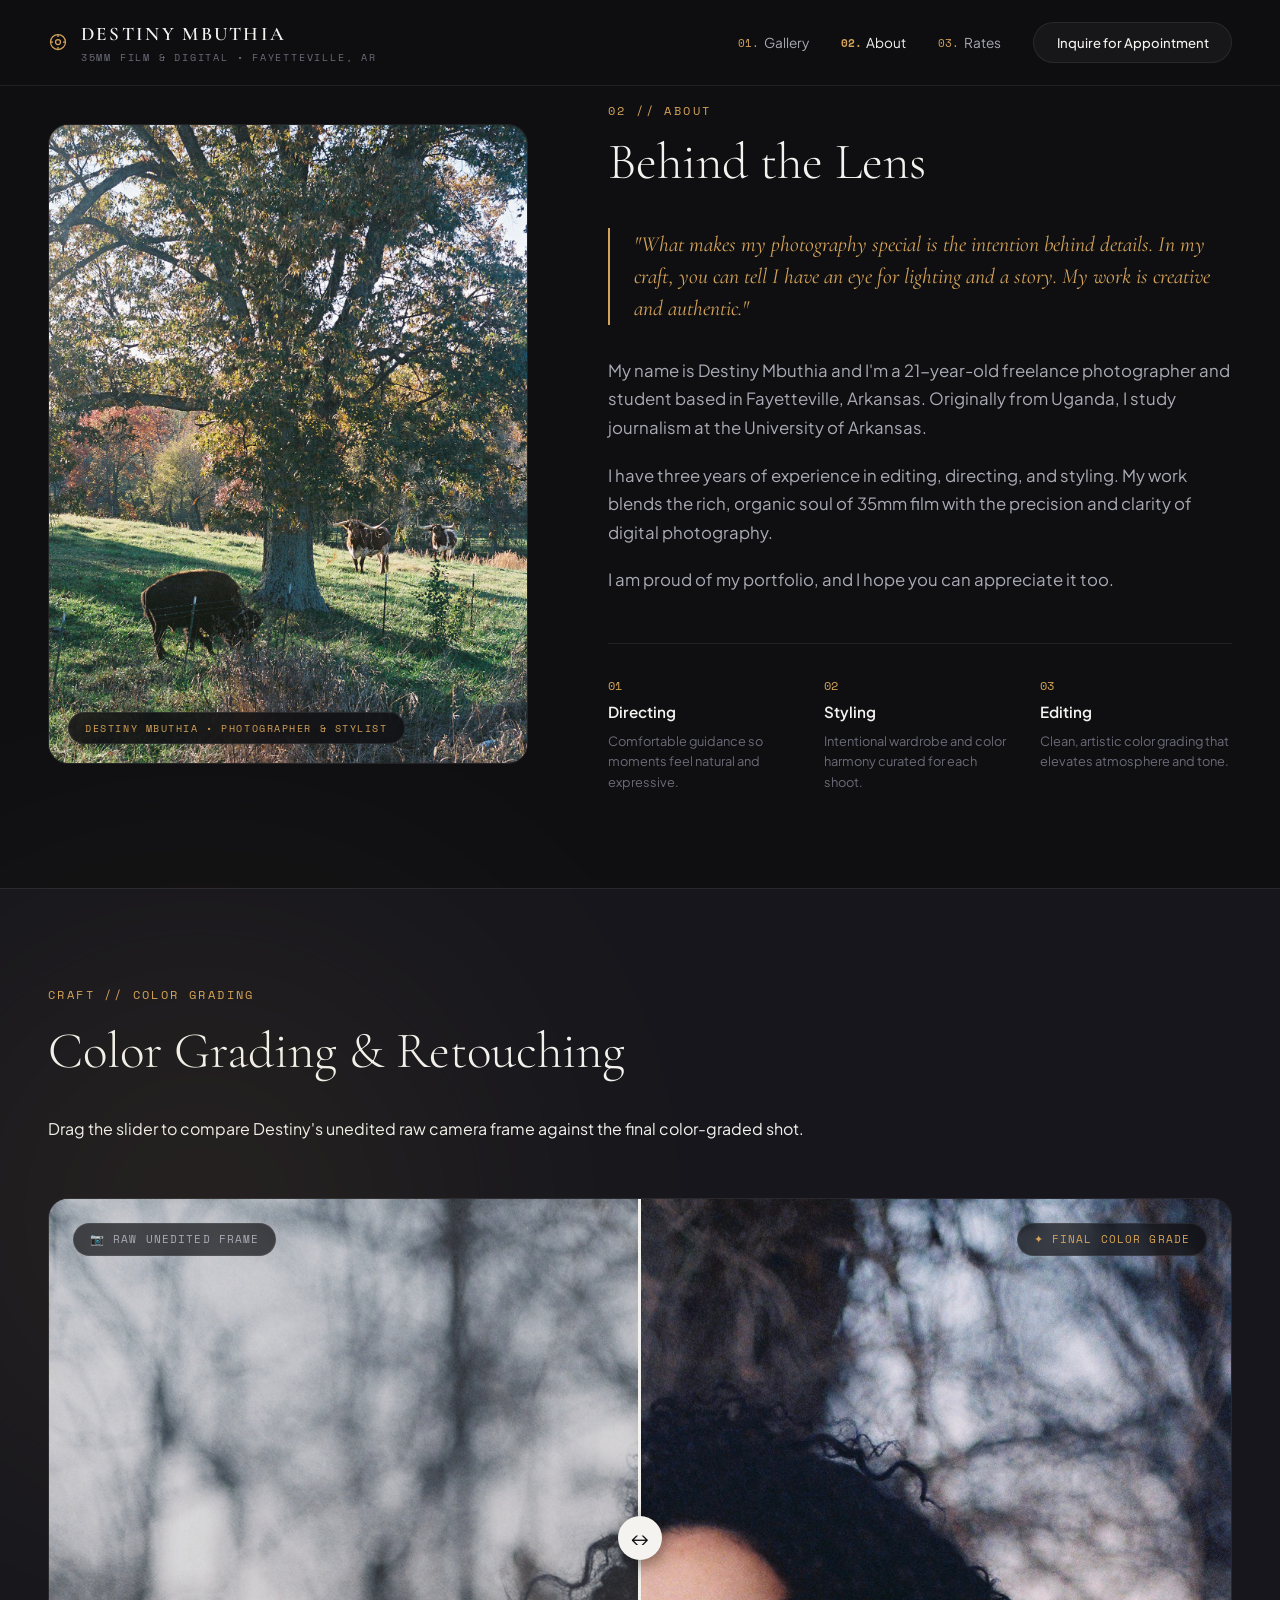
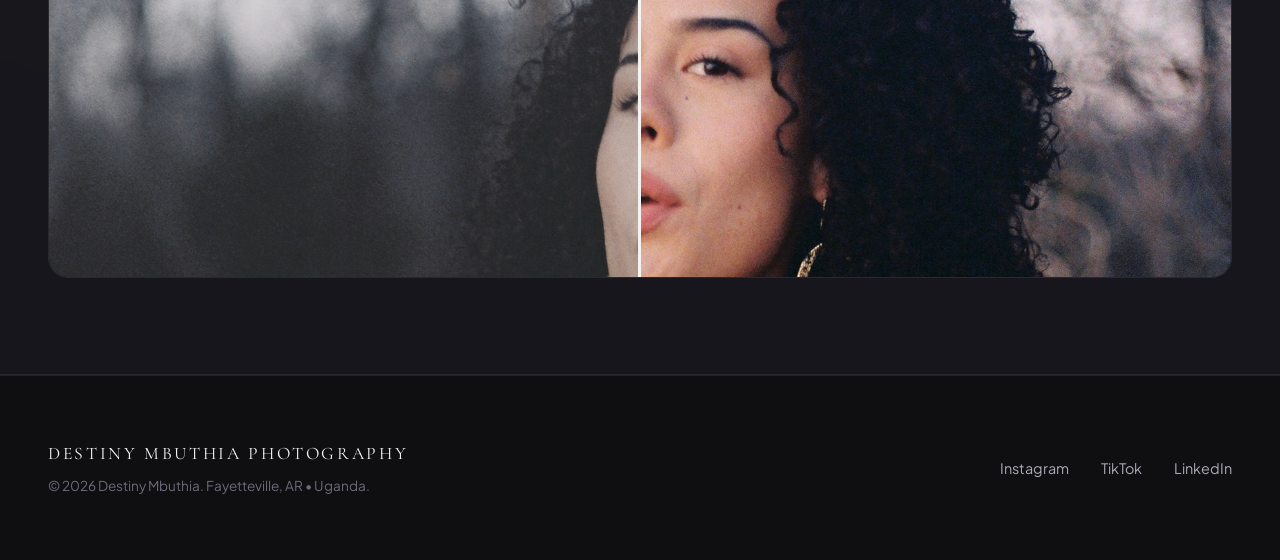
<file: about.html>
<!DOCTYPE html>
<html lang="en" data-theme="dark">
<head>
  <meta charset="UTF-8">
  <meta name="viewport" content="width=device-width, initial-scale=1.0">
  <title>About Destiny Mbuthia — Photographer, Director & Stylist</title>
  <meta name="description" content="Learn about Destiny Mbuthia, a 21-year-old freelance photographer and University of Arkansas journalism student based in Fayetteville, AR, originally from Uganda.">
  
  <link rel="canonical" href="https://destinymbuthia.com/about">
  <meta property="og:title" content="About Destiny Mbuthia — Photographer & Stylist">
  <meta property="og:description" content="Storytelling, creative direction, and intentional lighting across film and digital photography.">

  <!-- Fonts -->
  <link rel="preconnect" href="https://fonts.googleapis.com">
  <link rel="preconnect" href="https://fonts.gstatic.com" crossorigin>
  <link href="https://fonts.googleapis.com/css2?family=Cormorant+Garamond:ital,wght@0,300;0,400;0,600;1,400&family=Plus+Jakarta+Sans:wght@300;400;500;600&family=Space+Mono:ital,wght@0,400;0,700;1,400&display=swap" rel="stylesheet">
  
  <!-- Styles -->
  <link rel="stylesheet" href="style.css">
</head>
<body>

  <div class="light-leak ambient-2"></div>

  <!-- Header / Navigation -->
  <header class="site-header">
    <a href="/" class="brand-logo nav-route">
      <div class="viewfinder-icon">
        <svg width="20" height="20" viewBox="0 0 24 24" fill="none" stroke="currentColor" stroke-width="1.5">
          <circle cx="12" cy="12" r="9"/>
          <path d="M12 3v3M12 18v3M3 12h3M18 12h3"/>
          <circle cx="12" cy="12" r="3"/>
        </svg>
      </div>
      <div class="brand-text">
        <span class="brand-name">DESTINY MBUTHIA</span>
        <span class="brand-sub">35MM FILM & DIGITAL • FAYETTEVILLE, AR</span>
      </div>
    </a>

    <nav class="nav-links">
      <a href="/work" class="nav-link nav-route"><span class="nav-num">01.</span> Gallery</a>
      <a href="/about" class="nav-link nav-route active-nav"><span class="nav-num">02.</span> About</a>
      <a href="/investment" class="nav-link nav-route"><span class="nav-num">03.</span> Rates</a>
      <a href="/contact" class="nav-btn nav-route">Inquire for Appointment</a>
    </nav>
  </header>

  <main id="main-content">

    <!-- About Section with Destiny's Real Photo -->
    <section class="about-section page-section">
      <div class="about-grid">
        <div class="about-image-col">
          <div class="portrait-frame">
            <div class="viewfinder-corners"><span></span><span></span><span></span><span></span></div>
            <img src="assets/destiny_photos/about/shot_1.jpg" alt="Destiny Mbuthia Portrait">
            <div class="frame-tag">DESTINY MBUTHIA • PHOTOGRAPHER & STYLIST</div>
          </div>
        </div>

        <div class="about-text-col">
          <span class="section-num">02 // ABOUT</span>
          <h1 class="about-heading">Behind the Lens</h1>
          
          <blockquote class="about-quote">
            "What makes my photography special is the intention behind details. In my craft, you can tell I have an eye for lighting and a story. My work is creative and authentic."
          </blockquote>

          <div class="about-bio-body">
            <p>My name is Destiny Mbuthia and I'm a 21-year-old freelance photographer and student based in Fayetteville, Arkansas. Originally from Uganda, I study journalism at the University of Arkansas.</p>
            <p>I have three years of experience in editing, directing, and styling. My work blends the rich, organic soul of 35mm film with the precision and clarity of digital photography.</p>
            <p>I am proud of my portfolio, and I hope you can appreciate it too.</p>
          </div>

          <div class="about-pillars">
            <div class="pillar-item">
              <span class="pillar-num">01</span>
              <span class="pillar-title">Directing</span>
              <p class="pillar-text">Comfortable guidance so moments feel natural and expressive.</p>
            </div>
            <div class="pillar-item">
              <span class="pillar-num">02</span>
              <span class="pillar-title">Styling</span>
              <p class="pillar-text">Intentional wardrobe and color harmony curated for each shoot.</p>
            </div>
            <div class="pillar-item">
              <span class="pillar-num">03</span>
              <span class="pillar-title">Editing</span>
              <p class="pillar-text">Clean, artistic color grading that elevates atmosphere and tone.</p>
            </div>
          </div>
        </div>
      </div>
    </section>

    <!-- Before & After Interactive Editing Craft Section -->
    <section class="retouch-section">
      <div class="section-header">
        <div class="header-left">
          <span class="section-num">CRAFT // COLOR GRADING</span>
          <h2 class="section-title">Color Grading & Retouching</h2>
        </div>
        <p class="section-desc">Drag the slider to compare Destiny's unedited raw camera frame against the final color-graded shot.</p>
      </div>

      <div class="ba-slider-container" id="baSlider">
        <div class="ba-image ba-after">
          <img src="assets/destiny_photos/portfolio/Portraits_2.jpg" alt="Final Edit by Destiny Mbuthia">
          <span class="ba-label label-after">✦ Final Color Grade</span>
        </div>
        <div class="ba-image ba-before" id="baBefore">
          <img src="assets/destiny_photos/portfolio/Portraits_2.jpg" style="filter: saturate(0.5) contrast(0.8);" alt="Raw Photo Frame">
          <span class="ba-label label-before">📷 Raw Unedited Frame</span>
        </div>
        <div class="ba-handle" id="baHandle">
          <div class="ba-line"></div>
          <div class="ba-button">↔</div>
        </div>
      </div>
    </section>

  </main>

  <!-- Footer -->
  <footer class="site-footer">
    <div class="footer-content">
      <div class="footer-brand">
        <span class="footer-logo">DESTINY MBUTHIA PHOTOGRAPHY</span>
        <p>© 2026 Destiny Mbuthia. Fayetteville, AR • Uganda.</p>
      </div>
      <div class="footer-socials">
        <a href="https://www.instagram.com/des.narratives/" target="_blank" rel="noopener">Instagram</a>
        <a href="https://www.tiktok.com/@desmbuthia" target="_blank" rel="noopener">TikTok</a>
        <a href="https://www.linkedin.com/in/destinymbuthia/" target="_blank" rel="noopener">LinkedIn</a>
      </div>
    </div>
  </footer>

  <script src="app.js"></script>
</body>
</html>
</file>
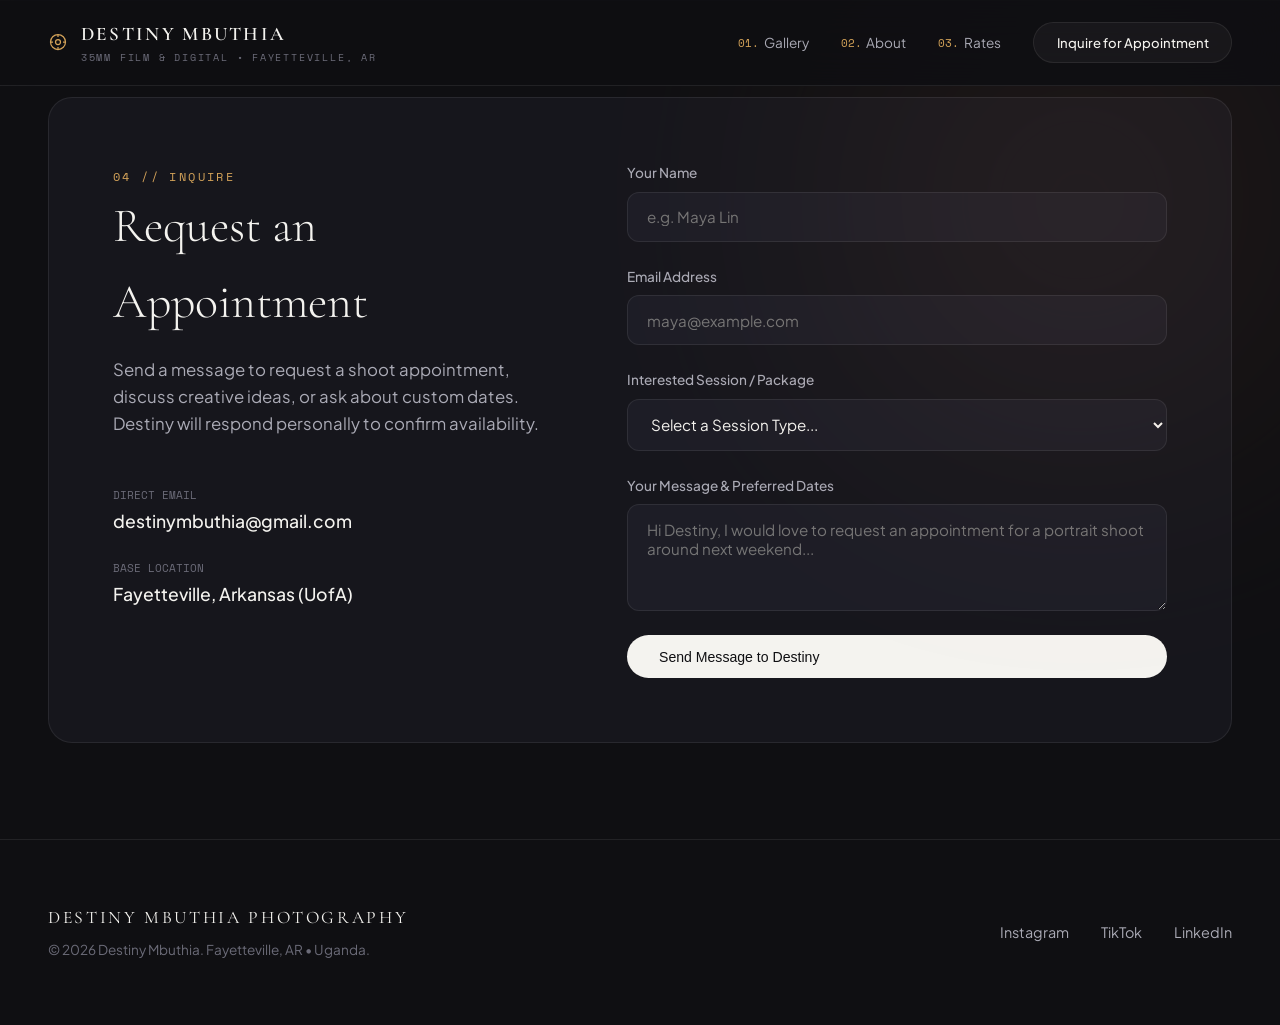
<file: contact.html>
<!DOCTYPE html>
<html lang="en" data-theme="dark">
<head>
  <meta charset="UTF-8">
  <meta name="viewport" content="width=device-width, initial-scale=1.0">
  <title>Inquire for Appointment — Destiny Mbuthia Photography</title>
  <meta name="description" content="Send a message to Destiny Mbuthia to request a photoshoot appointment, portrait session, or editorial collaboration in Fayetteville, Arkansas.">
  
  <link rel="canonical" href="https://destinymbuthia.com/contact">
  <meta property="og:title" content="Inquire for Appointment — Destiny Mbuthia">
  <meta property="og:description" content="Get in touch with Destiny Mbuthia for film and digital photography inquiries.">

  <!-- Fonts -->
  <link rel="preconnect" href="https://fonts.googleapis.com">
  <link rel="preconnect" href="https://fonts.gstatic.com" crossorigin>
  <link href="https://fonts.googleapis.com/css2?family=Cormorant+Garamond:ital,wght@0,300;0,400;0,600;1,400&family=Plus+Jakarta+Sans:wght@300;400;500;600&family=Space+Mono:ital,wght@0,400;0,700;1,400&display=swap" rel="stylesheet">
  
  <!-- Styles -->
  <link rel="stylesheet" href="style.css">
</head>
<body>

  <div class="light-leak ambient-1"></div>

  <!-- Header / Navigation -->
  <header class="site-header">
    <a href="/" class="brand-logo nav-route">
      <div class="viewfinder-icon">
        <svg width="20" height="20" viewBox="0 0 24 24" fill="none" stroke="currentColor" stroke-width="1.5">
          <circle cx="12" cy="12" r="9"/>
          <path d="M12 3v3M12 18v3M3 12h3M18 12h3"/>
          <circle cx="12" cy="12" r="3"/>
        </svg>
      </div>
      <div class="brand-text">
        <span class="brand-name">DESTINY MBUTHIA</span>
        <span class="brand-sub">35MM FILM & DIGITAL • FAYETTEVILLE, AR</span>
      </div>
    </a>

    <nav class="nav-links">
      <a href="/work" class="nav-link nav-route"><span class="nav-num">01.</span> Gallery</a>
      <a href="/about" class="nav-link nav-route"><span class="nav-num">02.</span> About</a>
      <a href="/investment" class="nav-link nav-route"><span class="nav-num">03.</span> Rates</a>
      <a href="/contact" class="nav-btn nav-route active-nav">Inquire for Appointment</a>
    </nav>
  </header>

  <main id="main-content">

    <!-- Message / Appointment Inquiry Section -->
    <section class="contact-section page-section">
      <div class="contact-card-wrapper">
        <div class="contact-info">
          <span class="section-num">04 // INQUIRE</span>
          <h1 class="contact-title">Request an Appointment</h1>
          <p class="contact-sub">Send a message to request a shoot appointment, discuss creative ideas, or ask about custom dates. Destiny will respond personally to confirm availability.</p>
          
          <div class="direct-contact">
            <div class="info-row">
              <span class="info-label">Direct Email</span>
              <a href="mailto:destinymbuthia@gmail.com" class="info-value">destinymbuthia@gmail.com</a>
            </div>
            <div class="info-row">
              <span class="info-label">Base Location</span>
              <span class="info-value">Fayetteville, Arkansas (UofA)</span>
            </div>
          </div>
        </div>

        <form class="booking-form" id="bookingForm">
          <div class="form-group">
            <label for="clientName">Your Name</label>
            <input type="text" id="clientName" placeholder="e.g. Maya Lin" required>
          </div>

          <div class="form-group">
            <label for="clientEmail">Email Address</label>
            <input type="email" id="clientEmail" placeholder="maya@example.com" required>
          </div>

          <div class="form-group">
            <label for="selectedPackage">Interested Session / Package</label>
            <select id="selectedPackage" required>
              <option value="">Select a Session Type...</option>
              <option value="Digital Mini Session ($30)">Digital Mini Session ($30)</option>
              <option value="Digital Standard Session ($75)">Digital Standard Session ($75)</option>
              <option value="Digital Deluxe Session ($150)">Digital Deluxe Session ($150)</option>
              <option value="Film Mini Session ($50)">Film Mini Session ($50)</option>
              <option value="Film Standard Session ($110)">Film Standard Session ($110)</option>
              <option value="Film Deluxe Session ($220)">Film Deluxe Session ($220)</option>
              <option value="Film & Digital Combo Session ($185)">Film & Digital Combo Session ($185)</option>
              <option value="Custom Project Inquiry">Custom Project Inquiry</option>
            </select>
          </div>

          <div class="form-group">
            <label for="projectDetails">Your Message & Preferred Dates</label>
            <textarea id="projectDetails" rows="4" placeholder="Hi Destiny, I would love to request an appointment for a portrait shoot around next weekend..." required></textarea>
          </div>

          <button type="submit" class="btn btn-primary btn-block">Send Message to Destiny</button>
        </form>
      </div>
    </section>

  </main>

  <!-- Toast Notification -->
  <div class="toast" id="toastNotification">Message Sent! Destiny will reply to your appointment request shortly.</div>

  <!-- Footer -->
  <footer class="site-footer">
    <div class="footer-content">
      <div class="footer-brand">
        <span class="footer-logo">DESTINY MBUTHIA PHOTOGRAPHY</span>
        <p>© 2026 Destiny Mbuthia. Fayetteville, AR • Uganda.</p>
      </div>
      <div class="footer-socials">
        <a href="https://www.instagram.com/des.narratives/" target="_blank" rel="noopener">Instagram</a>
        <a href="https://www.tiktok.com/@desmbuthia" target="_blank" rel="noopener">TikTok</a>
        <a href="https://www.linkedin.com/in/destinymbuthia/" target="_blank" rel="noopener">LinkedIn</a>
      </div>
    </div>
  </footer>

  <script src="app.js"></script>
</body>
</html>
</file>
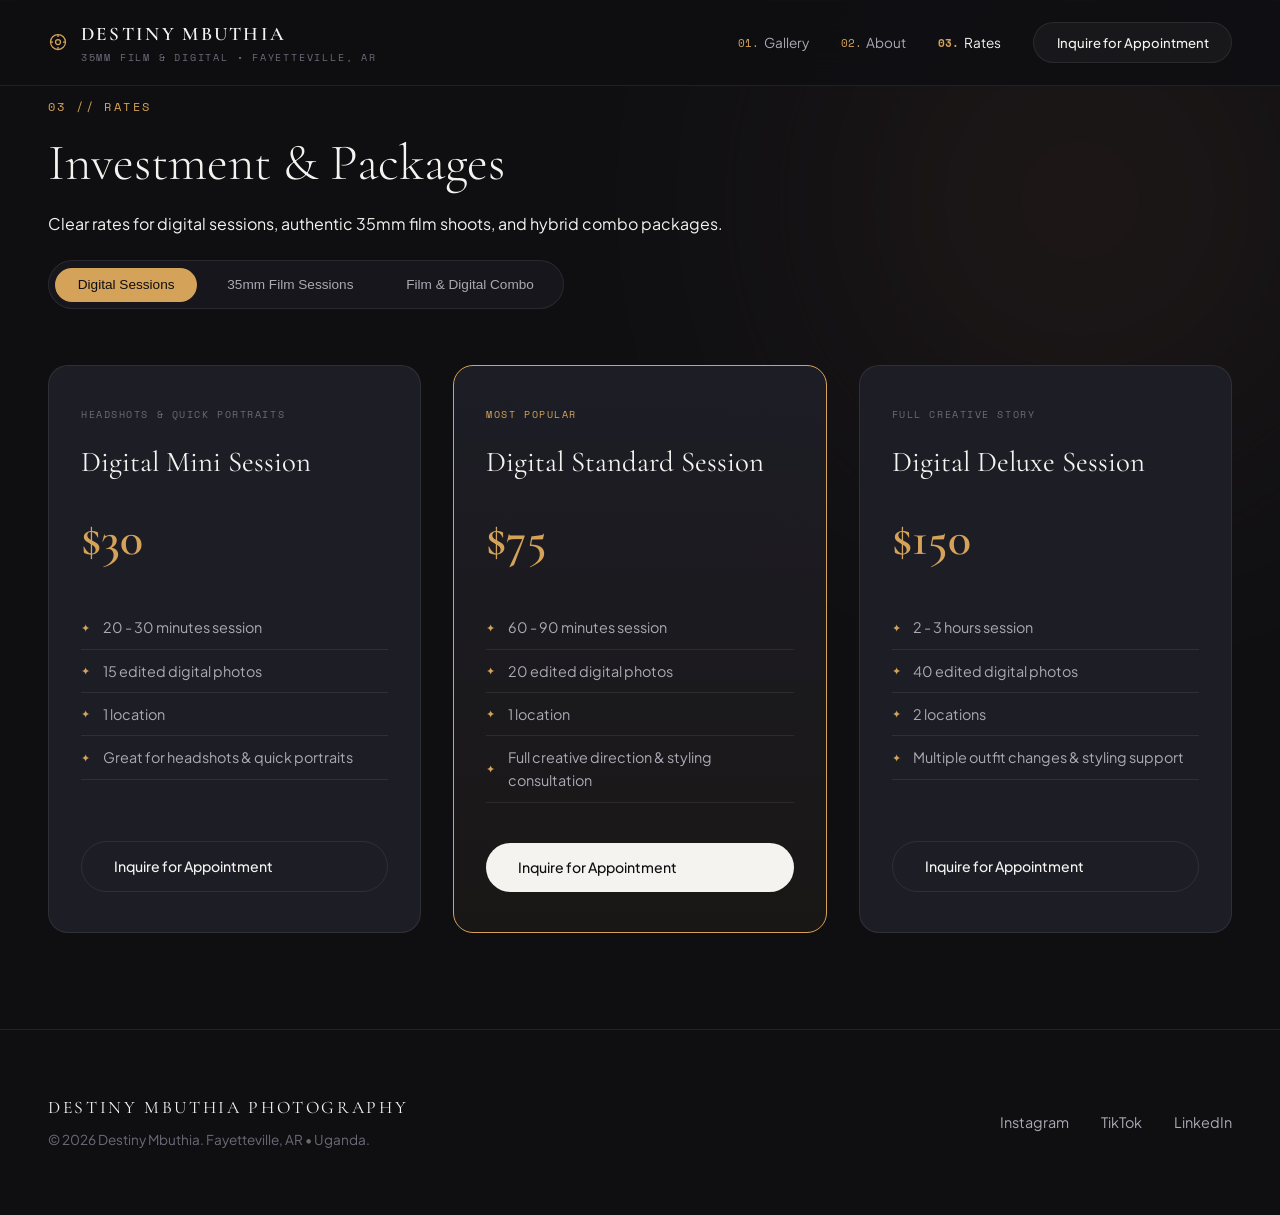
<file: investment.html>
<!DOCTYPE html>
<html lang="en" data-theme="dark">
<head>
  <meta charset="UTF-8">
  <meta name="viewport" content="width=device-width, initial-scale=1.0">
  <title>Rates & Packages — Destiny Mbuthia Photography</title>
  <meta name="description" content="Transparent pricing for 35mm film sessions, digital portrait shoots, and hybrid film & digital sessions by Destiny Mbuthia in Fayetteville, AR.">
  
  <link rel="canonical" href="https://destinymbuthia.com/investment">
  <meta property="og:title" content="Rates & Packages — Destiny Mbuthia Photography">
  <meta property="og:description" content="Film and digital photography package pricing starting at $30.">

  <!-- Fonts -->
  <link rel="preconnect" href="https://fonts.googleapis.com">
  <link rel="preconnect" href="https://fonts.gstatic.com" crossorigin>
  <link href="https://fonts.googleapis.com/css2?family=Cormorant+Garamond:ital,wght@0,300;0,400;0,600;1,400&family=Plus+Jakarta+Sans:wght@300;400;500;600&family=Space+Mono:ital,wght@0,400;0,700;1,400&display=swap" rel="stylesheet">
  
  <!-- Styles -->
  <link rel="stylesheet" href="style.css">
</head>
<body>

  <div class="light-leak ambient-1"></div>

  <!-- Header / Navigation -->
  <header class="site-header">
    <a href="/" class="brand-logo nav-route">
      <div class="viewfinder-icon">
        <svg width="20" height="20" viewBox="0 0 24 24" fill="none" stroke="currentColor" stroke-width="1.5">
          <circle cx="12" cy="12" r="9"/>
          <path d="M12 3v3M12 18v3M3 12h3M18 12h3"/>
          <circle cx="12" cy="12" r="3"/>
        </svg>
      </div>
      <div class="brand-text">
        <span class="brand-name">DESTINY MBUTHIA</span>
        <span class="brand-sub">35MM FILM & DIGITAL • FAYETTEVILLE, AR</span>
      </div>
    </a>

    <nav class="nav-links">
      <a href="/work" class="nav-link nav-route"><span class="nav-num">01.</span> Gallery</a>
      <a href="/about" class="nav-link nav-route"><span class="nav-num">02.</span> About</a>
      <a href="/investment" class="nav-link nav-route active-nav"><span class="nav-num">03.</span> Rates</a>
      <a href="/contact" class="nav-btn nav-route">Inquire for Appointment</a>
    </nav>
  </header>

  <main id="main-content">

    <!-- Pricing / Investment Section -->
    <section class="investment-section page-section">
      <div class="section-header">
        <div class="header-left">
          <span class="section-num">03 // RATES</span>
          <h1 class="section-title">Investment & Packages</h1>
          <p class="section-desc">Clear rates for digital sessions, authentic 35mm film shoots, and hybrid combo packages.</p>
        </div>

        <!-- Switcher Tabs -->
        <div class="pricing-tabs">
          <button class="pricing-tab active" data-target="digital">Digital Sessions</button>
          <button class="pricing-tab" data-target="film">35mm Film Sessions</button>
          <button class="pricing-tab" data-target="combo">Film & Digital Combo</button>
        </div>
      </div>

      <!-- Digital Packages Grid -->
      <div class="pricing-grid active" id="digitalPackages">
        <div class="price-card">
          <span class="card-badge">HEADSHOTS & QUICK PORTRAITS</span>
          <h3 class="package-name">Digital Mini Session</h3>
          <div class="package-price">$30</div>
          <ul class="package-features">
            <li>20 - 30 minutes session</li>
            <li>15 edited digital photos</li>
            <li>1 location</li>
            <li>Great for headshots & quick portraits</li>
          </ul>
          <a href="/contact" class="btn btn-outline nav-route book-trigger" data-package="Digital Mini Session ($30)">Inquire for Appointment</a>
        </div>

        <div class="price-card featured">
          <span class="card-badge highlight">MOST POPULAR</span>
          <h3 class="package-name">Digital Standard Session</h3>
          <div class="package-price">$75</div>
          <ul class="package-features">
            <li>60 - 90 minutes session</li>
            <li>20 edited digital photos</li>
            <li>1 location</li>
            <li>Full creative direction & styling consultation</li>
          </ul>
          <a href="/contact" class="btn btn-primary nav-route book-trigger" data-package="Digital Standard Session ($75)">Inquire for Appointment</a>
        </div>

        <div class="price-card">
          <span class="card-badge">FULL CREATIVE STORY</span>
          <h3 class="package-name">Digital Deluxe Session</h3>
          <div class="package-price">$150</div>
          <ul class="package-features">
            <li>2 - 3 hours session</li>
            <li>40 edited digital photos</li>
            <li>2 locations</li>
            <li>Multiple outfit changes & styling support</li>
          </ul>
          <a href="/contact" class="btn btn-outline nav-route book-trigger" data-package="Digital Deluxe Session ($150)">Inquire for Appointment</a>
        </div>
      </div>

      <!-- Film Packages Grid -->
      <div class="pricing-grid" id="filmPackages">
        <div class="price-card">
          <span class="card-badge">35MM FILM MINI</span>
          <h3 class="package-name">Film Mini Session</h3>
          <div class="package-price">$50</div>
          <ul class="package-features">
            <li>20 - 30 minutes session</li>
            <li>15 film exposures</li>
            <li>1 location</li>
            <li>Great for authentic analog headshots</li>
          </ul>
          <a href="/contact" class="btn btn-outline nav-route book-trigger" data-package="Film Mini Session ($50)">Inquire for Appointment</a>
        </div>

        <div class="price-card featured">
          <span class="card-badge highlight">ESSENTIAL FILM</span>
          <h3 class="package-name">Film Standard Session</h3>
          <div class="package-price">$110</div>
          <ul class="package-features">
            <li>60 - 90 minutes session</li>
            <li>36 film exposures (Full roll)</li>
            <li>1 location</li>
            <li>Organic analog aesthetic & scans included</li>
          </ul>
          <a href="/contact" class="btn btn-primary nav-route book-trigger" data-package="Film Standard Session ($110)">Inquire for Appointment</a>
        </div>

        <div class="price-card">
          <span class="card-badge">EXTENDED FILM STORY</span>
          <h3 class="package-name">Film Deluxe Session</h3>
          <div class="package-price">$220</div>
          <ul class="package-features">
            <li>2 - 3 hours session</li>
            <li>72 film exposures (2 Full rolls)</li>
            <li>2 locations</li>
            <li>High-res digital scans & color processing</li>
          </ul>
          <a href="/contact" class="btn btn-outline nav-route book-trigger" data-package="Film Deluxe Session ($220)">Inquire for Appointment</a>
        </div>
      </div>

      <!-- Combo Package Grid -->
      <div class="pricing-grid" id="comboPackages">
        <div class="price-card featured combo-card">
          <span class="card-badge highlight">BEST OF BOTH WORLDS</span>
          <h3 class="package-name">Film & Digital Session</h3>
          <div class="package-price">$185</div>
          <ul class="package-features">
            <li>2 - 3 hours session</li>
            <li>32 film exposures</li>
            <li>20 digital edits</li>
            <li>1 - 2 locations</li>
            <li>Complete hybrid experience combining analog film warmth with crisp digital edits</li>
          </ul>
          <a href="/contact" class="btn btn-primary nav-route book-trigger" data-package="Film & Digital Combo Session ($185)">Inquire for Appointment ($185)</a>
        </div>
      </div>
    </section>

  </main>

  <!-- Footer -->
  <footer class="site-footer">
    <div class="footer-content">
      <div class="footer-brand">
        <span class="footer-logo">DESTINY MBUTHIA PHOTOGRAPHY</span>
        <p>© 2026 Destiny Mbuthia. Fayetteville, AR • Uganda.</p>
      </div>
      <div class="footer-socials">
        <a href="https://www.instagram.com/des.narratives/" target="_blank" rel="noopener">Instagram</a>
        <a href="https://www.tiktok.com/@desmbuthia" target="_blank" rel="noopener">TikTok</a>
        <a href="https://www.linkedin.com/in/destinymbuthia/" target="_blank" rel="noopener">LinkedIn</a>
      </div>
    </div>
  </footer>

  <script src="app.js"></script>
</body>
</html>
</file>
<file: style.css>
/* ==========================================================================
   DESTINY MBUTHIA — PHOTOGRAPHY PORTFOLIO DESIGN SYSTEM (ANTI-BLAND & RICH)
   ========================================================================== */

:root {
  /* Rich Photography Color Palette */
  --bg-primary: #0F0F12;
  --bg-secondary: #16161C;
  --bg-card: #1D1D26;
  --bg-card-hover: #262633;
  --border-subtle: rgba(255, 255, 255, 0.08);
  --border-active: rgba(212, 163, 89, 0.5);

  --text-primary: #F4F3EF;
  --text-secondary: #AAAAB5;
  --text-muted: #6B6B78;

  --accent-warm: #D4A359;
  --accent-warm-soft: rgba(212, 163, 89, 0.12);
  --accent-film: #E58E62;
  --accent-digital: #6BA4B8;

  --font-serif: 'Cormorant Garamond', Georgia, serif;
  --font-sans: 'Plus Jakarta Sans', -apple-system, sans-serif;
  --font-mono: 'Space Mono', monospace;

  --transition-smooth: cubic-bezier(0.16, 1, 0.3, 1);
}

/* Reset & Base Styles */
* {
  margin: 0;
  padding: 0;
  box-sizing: border-box;
}

html {
  scroll-behavior: smooth;
  background-color: var(--bg-primary);
  color: var(--text-primary);
  font-family: var(--font-sans);
  font-size: 16px;
  line-height: 1.6;
  -webkit-font-smoothing: antialiased;
}

body {
  overflow-x: hidden;
  position: relative;
}

a {
  color: inherit;
  text-decoration: none;
}

img {
  max-width: 100%;
  height: auto;
  display: block;
}

/* Ambient Film Light Leak Glows */
.light-leak {
  position: absolute;
  border-radius: 50%;
  filter: blur(140px);
  pointer-events: none;
  z-index: 0;
  opacity: 0.18;
}

.light-leak.ambient-1 {
  top: -100px;
  right: -100px;
  width: 600px;
  height: 600px;
  background: radial-gradient(circle, #E58E62 0%, transparent 70%);
}

.light-leak.ambient-2 {
  top: 40%;
  left: -150px;
  width: 700px;
  height: 700px;
  background: radial-gradient(circle, #D4A359 0%, transparent 70%);
}

/* Site Header */
.site-header {
  position: fixed;
  top: 0;
  left: 0;
  width: 100%;
  display: flex;
  justify-content: space-between;
  align-items: center;
  padding: 1.2rem 3rem;
  z-index: 1000;
  backdrop-filter: blur(20px);
  background: rgba(15, 15, 18, 0.85);
  border-bottom: 1px solid var(--border-subtle);
}

.brand-logo {
  display: flex;
  align-items: center;
  gap: 0.8rem;
}

.viewfinder-icon {
  color: var(--accent-warm);
  display: flex;
  align-items: center;
}

.brand-text {
  display: flex;
  flex-direction: column;
}

.brand-name {
  font-family: var(--font-serif);
  font-size: 1.2rem;
  font-weight: 600;
  letter-spacing: 0.12em;
  color: var(--text-primary);
}

.brand-sub {
  font-family: var(--font-mono);
  font-size: 0.62rem;
  letter-spacing: 0.18em;
  color: var(--text-muted);
}

.nav-links {
  display: flex;
  align-items: center;
  gap: 2rem;
}

.nav-link {
  font-size: 0.85rem;
  font-weight: 400;
  color: var(--text-secondary);
  transition: color 0.3s ease;
  display: flex;
  align-items: center;
  gap: 0.3rem;
}

.nav-num {
  font-family: var(--font-mono);
  font-size: 0.7rem;
  color: var(--accent-warm);
}

.nav-link:hover,
.nav-link.active-nav {
  color: var(--text-primary);
}

.nav-link.active-nav .nav-num {
  color: var(--accent-warm);
  font-weight: bold;
}

.nav-btn {
  font-size: 0.82rem;
  font-weight: 500;
  padding: 0.55rem 1.4rem;
  border: 1px solid var(--border-subtle);
  border-radius: 100px;
  color: var(--text-primary);
  background: rgba(255, 255, 255, 0.04);
  transition: all 0.3s var(--transition-smooth);
}

.nav-btn:hover {
  border-color: var(--accent-warm);
  background: var(--accent-warm-soft);
  color: var(--accent-warm);
}

/* Camera Viewfinder Hero Section */
.hero-section {
  min-height: 90vh;
  padding: 9rem 3rem 4rem 3rem;
  position: relative;
  display: flex;
  align-items: center;
}

/* Viewfinder HUD Overlay */
.viewfinder-hud {
  position: absolute;
  inset: 7rem 2rem 2rem 2rem;
  border: 1px solid rgba(255, 255, 255, 0.04);
  border-radius: 16px;
  pointer-events: none;
  z-index: 1;
}

.hud-corner {
  position: absolute;
  width: 20px;
  height: 20px;
  border-color: var(--accent-warm);
  border-style: solid;
  opacity: 0.6;
}

.hud-corner.top-left { top: -1px; left: -1px; border-width: 2px 0 0 2px; }
.hud-corner.top-right { top: -1px; right: -1px; border-width: 2px 2px 0 0; }
.hud-corner.bottom-left { bottom: -1px; left: -1px; border-width: 0 0 2px 2px; }
.hud-corner.bottom-right { bottom: -1px; right: -1px; border-width: 0 2px 2px 0; }

.hud-meta {
  position: absolute;
  width: 100%;
  padding: 1rem 1.5rem;
  display: flex;
  justify-content: space-between;
  align-items: center;
  font-family: var(--font-mono);
  font-size: 0.65rem;
  color: var(--text-muted);
}

.hud-meta.top { top: 0; }
.hud-meta.bottom { bottom: 0; }

.hud-pill {
  display: inline-flex;
  align-items: center;
  gap: 0.4rem;
  background: rgba(229, 142, 98, 0.15);
  color: var(--accent-film);
  padding: 0.2rem 0.6rem;
  border-radius: 100px;
  border: 1px solid rgba(229, 142, 98, 0.3);
}

.rec-dot {
  width: 6px;
  height: 6px;
  background: #FF4D4D;
  border-radius: 50%;
  animation: pulse 1.5s infinite;
}

@keyframes pulse {
  0% { opacity: 1; }
  50% { opacity: 0.3; }
  100% { opacity: 1; }
}

.hero-grid {
  display: grid;
  grid-template-columns: 1.2fr 1fr;
  gap: 4rem;
  align-items: center;
  position: relative;
  z-index: 2;
  width: 100%;
}

.hero-badge {
  display: inline-flex;
  align-items: center;
  gap: 0.5rem;
  font-family: var(--font-mono);
  font-size: 0.72rem;
  letter-spacing: 0.2em;
  color: var(--accent-warm);
  margin-bottom: 1.2rem;
  background: rgba(212, 163, 89, 0.08);
  padding: 0.4rem 1rem;
  border-radius: 100px;
  border: 1px solid rgba(212, 163, 89, 0.2);
}

.hero-title {
  font-family: var(--font-serif);
  font-size: clamp(3rem, 5.5vw, 4.8rem);
  font-weight: 300;
  line-height: 1.1;
  letter-spacing: -0.01em;
  margin-bottom: 1.5rem;
  color: var(--text-primary);
}

.hero-title em {
  font-style: italic;
  color: var(--accent-warm);
}

.hero-sub {
  font-size: 1.05rem;
  color: var(--text-secondary);
  max-width: 540px;
  margin-bottom: 2.2rem;
  line-height: 1.7;
}

.hero-actions {
  display: flex;
  gap: 1.2rem;
}

.btn {
  display: inline-flex;
  align-items: center;
  gap: 0.6rem;
  padding: 0.85rem 2rem;
  border-radius: 100px;
  font-size: 0.88rem;
  font-weight: 500;
  cursor: pointer;
  transition: all 0.3s var(--transition-smooth);
}

.btn-primary {
  background-color: var(--text-primary);
  color: var(--bg-primary);
  border: none;
}

.btn-primary:hover {
  background-color: var(--accent-warm);
  color: var(--bg-primary);
  transform: translateY(-2px);
  box-shadow: 0 10px 25px rgba(212, 163, 89, 0.25);
}

.btn-secondary {
  background: transparent;
  color: var(--text-primary);
  border: 1px solid var(--border-subtle);
}

.btn-secondary:hover {
  border-color: var(--text-primary);
  transform: translateY(-2px);
}

/* Hero Polaroid Card Feature */
.hero-photo-feature {
  display: flex;
  justify-content: center;
}

.polaroid-card {
  background: #1C1C24;
  padding: 1.2rem 1.2rem 1.8rem 1.2rem;
  border-radius: 16px;
  border: 1px solid var(--border-subtle);
  box-shadow: 0 20px 50px rgba(0, 0, 0, 0.5);
  transform: rotate(2deg);
  transition: transform 0.5s var(--transition-smooth);
  position: relative;
  max-width: 380px;
}

.polaroid-card:hover {
  transform: rotate(0deg) scale(1.02);
}

.sprocket-holes {
  display: flex;
  justify-content: space-between;
  padding: 0.3rem 0.5rem;
}

.sprocket-holes span {
  width: 12px;
  height: 8px;
  background: rgba(255, 255, 255, 0.08);
  border-radius: 2px;
}

.polaroid-img-box {
  position: relative;
  aspect-ratio: 4 / 5;
  border-radius: 8px;
  overflow: hidden;
  margin: 0.5rem 0;
}

.polaroid-img-box img {
  width: 100%;
  height: 100%;
  object-fit: cover;
}

.camera-tag {
  position: absolute;
  bottom: 0.8rem;
  left: 0.8rem;
  font-family: var(--font-mono);
  font-size: 0.6rem;
  background: rgba(15, 15, 18, 0.8);
  backdrop-filter: blur(8px);
  padding: 0.3rem 0.7rem;
  border-radius: 100px;
  color: var(--accent-warm);
}

.polaroid-caption {
  display: flex;
  flex-direction: column;
  gap: 0.2rem;
  padding-top: 0.6rem;
}

.caption-title {
  font-family: var(--font-serif);
  font-size: 1.15rem;
  font-style: italic;
  color: var(--text-primary);
}

.caption-roll {
  font-family: var(--font-mono);
  font-size: 0.62rem;
  color: var(--text-muted);
}

/* 35mm Film Reel Horizontal Section */
.film-reel-section {
  background: #0B0B0E;
  padding: 2.5rem 0;
  border-top: 1px solid var(--border-subtle);
  border-bottom: 1px solid var(--border-subtle);
  overflow: hidden;
}

.film-strip-header {
  padding: 0 3rem 1.5rem 3rem;
}

.film-strip-brand {
  display: flex;
  justify-content: space-between;
  align-items: center;
  font-family: var(--font-mono);
  font-size: 0.7rem;
  letter-spacing: 0.25em;
  color: var(--text-muted);
}

.film-reel-track {
  display: flex;
  gap: 2rem;
  padding: 0 3rem;
  overflow-x: auto;
  scrollbar-width: none;
}

.film-reel-track::-webkit-scrollbar {
  display: none;
}

.film-frame {
  flex: 0 0 280px;
  background: #15151B;
  border-radius: 10px;
  border: 1px solid rgba(255, 255, 255, 0.06);
  padding: 0.8rem;
  transition: transform 0.3s ease;
}

.film-frame:hover {
  transform: translateY(-6px);
}

.sprocket-top, .sprocket-bottom {
  display: flex;
  justify-content: space-around;
  padding: 0.3rem 0;
}

.sprocket-top span, .sprocket-bottom span {
  width: 14px;
  height: 9px;
  background: #09090C;
  border-radius: 2px;
  border: 1px solid rgba(255, 255, 255, 0.05);
}

.frame-content {
  position: relative;
  aspect-ratio: 1 / 1;
  border-radius: 6px;
  overflow: hidden;
  margin: 0.4rem 0;
}

.frame-content img {
  width: 100%;
  height: 100%;
  object-fit: cover;
}

.frame-info {
  position: absolute;
  bottom: 0.5rem;
  left: 0.5rem;
  right: 0.5rem;
  display: flex;
  justify-content: space-between;
  align-items: center;
}

.frame-num {
  font-family: var(--font-mono);
  font-size: 0.65rem;
  color: var(--accent-warm);
  background: rgba(0,0,0,0.7);
  padding: 0.2rem 0.5rem;
  border-radius: 4px;
}

.frame-tag {
  font-family: var(--font-mono);
  font-size: 0.6rem;
  color: var(--text-primary);
  background: rgba(0,0,0,0.7);
  padding: 0.2rem 0.5rem;
  border-radius: 4px;
}

/* Work Gallery Section */
section.work-section {
  padding: 6rem 3rem;
}

.section-header {
  display: flex;
  justify-content: space-between;
  align-items: flex-end;
  margin-bottom: 3.5rem;
  flex-wrap: wrap;
  gap: 1.5rem;
}

.header-left {
  display: flex;
  flex-direction: column;
  gap: 0.4rem;
}

.section-num {
  font-family: var(--font-mono);
  font-size: 0.75rem;
  letter-spacing: 0.2em;
  color: var(--accent-warm);
}

.section-title {
  font-family: var(--font-serif);
  font-size: clamp(2.2rem, 4.5vw, 3.2rem);
  font-weight: 300;
}

.filter-bar {
  display: flex;
  gap: 0.5rem;
  background: var(--bg-secondary);
  padding: 0.35rem;
  border-radius: 100px;
  border: 1px solid var(--border-subtle);
}

.filter-btn {
  background: transparent;
  border: none;
  padding: 0.55rem 1.3rem;
  border-radius: 100px;
  font-size: 0.8rem;
  font-weight: 500;
  color: var(--text-secondary);
  cursor: pointer;
  transition: all 0.3s ease;
}

.filter-btn.active, .filter-btn:hover {
  background: var(--bg-card);
  color: var(--text-primary);
}

/* Gallery Grid & Viewfinder Overlay */
.gallery-grid {
  display: grid;
  grid-template-columns: repeat(auto-fill, minmax(340px, 1fr));
  gap: 2rem;
}

.gallery-card {
  background: var(--bg-card);
  border-radius: 16px;
  overflow: hidden;
  border: 1px solid var(--border-subtle);
  position: relative;
  transition: transform 0.4s var(--transition-smooth), border-color 0.4s ease;
  cursor: pointer;
}

.gallery-card:hover {
  transform: translateY(-6px);
  border-color: var(--border-active);
}

.photo-viewfinder-overlay {
  position: absolute;
  inset: 0.8rem;
  pointer-events: none;
  z-index: 2;
  opacity: 0;
  transition: opacity 0.3s ease;
}

.gallery-card:hover .photo-viewfinder-overlay {
  opacity: 1;
}

.vf-corner {
  position: absolute;
  width: 12px;
  height: 12px;
  border-color: var(--accent-warm);
  border-style: solid;
}

.vf-corner.tl { top: 0; left: 0; border-width: 1.5px 0 0 1.5px; }
.vf-corner.tr { top: 0; right: 0; border-width: 1.5px 1.5px 0 0; }
.vf-corner.bl { bottom: 0; left: 0; border-width: 0 0 1.5px 1.5px; }
.vf-corner.br { bottom: 0; right: 0; border-width: 0 1.5px 1.5px 0; }

.card-image-box {
  position: relative;
  aspect-ratio: 4 / 5;
  overflow: hidden;
}

.card-image-box img {
  width: 100%;
  height: 100%;
  object-fit: cover;
  transition: transform 0.6s var(--transition-smooth);
}

.gallery-card:hover .card-image-box img {
  transform: scale(1.05);
}

.card-overlay {
  position: absolute;
  inset: 0;
  background: rgba(15, 15, 18, 0.45);
  display: flex;
  align-items: center;
  justify-content: center;
  opacity: 0;
  transition: opacity 0.3s ease;
}

.gallery-card:hover .card-overlay {
  opacity: 1;
}

.view-btn {
  font-family: var(--font-mono);
  font-size: 0.72rem;
  letter-spacing: 0.15em;
  padding: 0.6rem 1.3rem;
  border-radius: 100px;
  background: var(--text-primary);
  color: var(--bg-primary);
  text-transform: uppercase;
}

.card-meta {
  padding: 1.2rem 1.5rem;
  display: flex;
  justify-content: space-between;
  align-items: center;
}

.card-title {
  font-family: var(--font-serif);
  font-size: 1.25rem;
  display: block;
}

.card-sub-info {
  font-size: 0.78rem;
  color: var(--text-muted);
}

.film-badge {
  font-family: var(--font-mono);
  font-size: 0.65rem;
  color: var(--accent-film);
  background: rgba(229, 142, 98, 0.12);
  padding: 0.25rem 0.7rem;
  border-radius: 4px;
}

.digital-badge {
  font-family: var(--font-mono);
  font-size: 0.65rem;
  color: var(--accent-digital);
  background: rgba(107, 164, 184, 0.12);
  padding: 0.25rem 0.7rem;
  border-radius: 4px;
}

/* Before & After Retouching Slider */
.retouch-section {
  padding: 6rem 3rem;
  background: var(--bg-secondary);
  border-top: 1px solid var(--border-subtle);
  border-bottom: 1px solid var(--border-subtle);
}

.ba-slider-container {
  position: relative;
  width: 100%;
  height: 680px;
  max-height: 80vh;
  border-radius: 20px;
  overflow: hidden;
  border: 1px solid var(--border-subtle);
  user-select: none;
  cursor: ew-resize;
}

.ba-image {
  position: absolute;
  inset: 0;
  width: 100%;
  height: 100%;
}

.ba-image img {
  width: 100%;
  height: 100%;
  object-fit: cover;
  object-position: top center;
}

.ba-before {
  width: 50%;
  overflow: hidden;
  border-right: 2px solid var(--text-primary);
  z-index: 2;
}

.ba-before img {
  width: 100vw;
  max-width: none;
}

.ba-label {
  position: absolute;
  top: 1.5rem;
  padding: 0.4rem 1rem;
  border-radius: 100px;
  font-family: var(--font-mono);
  font-size: 0.7rem;
  letter-spacing: 0.1em;
  text-transform: uppercase;
  backdrop-filter: blur(10px);
  background: rgba(15, 15, 18, 0.7);
  border: 1px solid var(--border-subtle);
}

.label-after {
  right: 1.5rem;
  color: var(--accent-warm);
}

.label-before {
  left: 1.5rem;
  color: var(--text-secondary);
}

.ba-handle {
  position: absolute;
  top: 0;
  bottom: 0;
  left: 50%;
  width: 2px;
  background: var(--text-primary);
  z-index: 3;
  transform: translateX(-50%);
}

.ba-button {
  position: absolute;
  top: 50%;
  left: 50%;
  transform: translate(-50%, -50%);
  width: 44px;
  height: 44px;
  border-radius: 50%;
  background: var(--text-primary);
  color: var(--bg-primary);
  display: flex;
  align-items: center;
  justify-content: center;
  font-size: 1.1rem;
  box-shadow: 0 4px 20px rgba(0,0,0,0.5);
}

/* About Section */
.about-section {
  padding: 6rem 3rem;
}

.about-grid {
  display: grid;
  grid-template-columns: 1fr 1.3fr;
  gap: 5rem;
  align-items: center;
}

.portrait-frame {
  position: relative;
  border-radius: 20px;
  overflow: hidden;
  aspect-ratio: 3 / 4;
  border: 1px solid var(--border-subtle);
}

.portrait-frame img {
  width: 100%;
  height: 100%;
  object-fit: cover;
}

.frame-tag {
  position: absolute;
  bottom: 1.2rem;
  left: 1.2rem;
  font-family: var(--font-mono);
  font-size: 0.65rem;
  letter-spacing: 0.15em;
  background: rgba(15, 15, 18, 0.85);
  backdrop-filter: blur(12px);
  padding: 0.4rem 1rem;
  border-radius: 100px;
  border: 1px solid var(--border-subtle);
  color: var(--accent-warm);
}

.about-heading {
  font-family: var(--font-serif);
  font-size: clamp(2.2rem, 4vw, 3.2rem);
  font-weight: 300;
  margin-bottom: 1.5rem;
}

.about-quote {
  font-family: var(--font-serif);
  font-size: 1.35rem;
  font-style: italic;
  line-height: 1.5;
  color: var(--accent-warm);
  border-left: 2px solid var(--accent-warm);
  padding-left: 1.5rem;
  margin-bottom: 2rem;
}

.about-bio-body p {
  color: var(--text-secondary);
  font-size: 1.05rem;
  margin-bottom: 1.2rem;
  line-height: 1.7;
}

.about-pillars {
  display: grid;
  grid-template-columns: repeat(3, 1fr);
  gap: 1.5rem;
  margin-top: 3rem;
  padding-top: 2rem;
  border-top: 1px solid var(--border-subtle);
}

.pillar-num {
  font-family: var(--font-mono);
  font-size: 0.75rem;
  color: var(--accent-warm);
  display: block;
  margin-bottom: 0.3rem;
}

.pillar-title {
  font-weight: 600;
  font-size: 0.95rem;
  display: block;
  margin-bottom: 0.4rem;
}

.pillar-text {
  font-size: 0.8rem;
  color: var(--text-muted);
}

/* Investment & Pricing Section */
.investment-section {
  padding: 6rem 3rem;
  border-top: 1px solid var(--border-subtle);
}

.pricing-tabs {
  display: flex;
  gap: 0.5rem;
  background: var(--bg-secondary);
  padding: 0.4rem;
  border-radius: 100px;
  border: 1px solid var(--border-subtle);
}

.pricing-tab {
  background: transparent;
  border: none;
  padding: 0.6rem 1.4rem;
  border-radius: 100px;
  font-size: 0.85rem;
  font-weight: 500;
  color: var(--text-secondary);
  cursor: pointer;
  transition: all 0.3s ease;
}

.pricing-tab.active {
  background: var(--accent-warm);
  color: var(--bg-primary);
}

.pricing-grid {
  display: none;
  grid-template-columns: repeat(auto-fit, minmax(300px, 1fr));
  gap: 2rem;
  margin-top: 2.5rem;
}

.pricing-grid.active {
  display: grid;
}

.price-card {
  background: var(--bg-card);
  border-radius: 20px;
  padding: 2.5rem 2rem;
  border: 1px solid var(--border-subtle);
  display: flex;
  flex-direction: column;
  position: relative;
  transition: transform 0.3s ease, border-color 0.3s ease;
}

.price-card:hover {
  transform: translateY(-6px);
  border-color: var(--border-active);
}

.price-card.featured {
  border-color: var(--accent-warm);
  background: linear-gradient(180deg, var(--bg-card) 0%, rgba(212, 163, 89, 0.05) 100%);
}

.card-badge {
  font-family: var(--font-mono);
  font-size: 0.65rem;
  letter-spacing: 0.15em;
  color: var(--text-muted);
  margin-bottom: 1rem;
}

.card-badge.highlight {
  color: var(--accent-warm);
}

.package-name {
  font-family: var(--font-serif);
  font-size: 1.8rem;
  font-weight: 400;
  margin-bottom: 1rem;
}

.package-price {
  font-family: var(--font-serif);
  font-size: 3rem;
  font-weight: 600;
  color: var(--accent-warm);
  margin-bottom: 1.8rem;
}

.package-features {
  list-style: none;
  margin-bottom: 2.5rem;
  flex-grow: 1;
}

.package-features li {
  font-size: 0.9rem;
  color: var(--text-secondary);
  padding: 0.6rem 0;
  border-bottom: 1px solid var(--border-subtle);
  display: flex;
  align-items: center;
  gap: 0.8rem;
}

.package-features li::before {
  content: "✦";
  color: var(--accent-warm);
  font-size: 0.7rem;
}

.btn-block {
  width: 100%;
}

.btn-outline {
  background: transparent;
  border: 1px solid var(--border-subtle);
  color: var(--text-primary);
}

.btn-outline:hover {
  border-color: var(--accent-warm);
  color: var(--accent-warm);
}

/* Contact / Message Appointment Section */
.contact-section {
  padding: 6rem 3rem;
  border-top: 1px solid var(--border-subtle);
}

.contact-card-wrapper {
  background: var(--bg-secondary);
  border-radius: 24px;
  padding: 4rem;
  border: 1px solid var(--border-subtle);
  display: grid;
  grid-template-columns: 1fr 1.2fr;
  gap: 4rem;
}

.contact-title {
  font-family: var(--font-serif);
  font-size: 3rem;
  font-weight: 300;
  margin-bottom: 1rem;
}

.contact-sub {
  color: var(--text-secondary);
  font-size: 1.05rem;
  margin-bottom: 3rem;
}

.direct-contact {
  display: flex;
  flex-direction: column;
  gap: 1.5rem;
}

.info-label {
  font-family: var(--font-mono);
  font-size: 0.7rem;
  color: var(--text-muted);
  display: block;
  margin-bottom: 0.2rem;
  text-transform: uppercase;
}

.info-value {
  font-size: 1.1rem;
  color: var(--text-primary);
  font-weight: 500;
}

/* Booking / Message Form */
.booking-form {
  display: flex;
  flex-direction: column;
  gap: 1.5rem;
}

.form-group {
  display: flex;
  flex-direction: column;
  gap: 0.5rem;
}

.form-group label {
  font-size: 0.85rem;
  font-weight: 500;
  color: var(--text-secondary);
}

.form-group input,
.form-group select,
.form-group textarea {
  width: 100%;
  padding: 0.9rem 1.2rem;
  background: var(--bg-card);
  border: 1px solid var(--border-subtle);
  border-radius: 12px;
  color: var(--text-primary);
  font-family: var(--font-sans);
  font-size: 0.95rem;
  transition: border-color 0.3s ease;
}

.form-group input:focus,
.form-group select:focus,
.form-group textarea:focus {
  outline: none;
  border-color: var(--accent-warm);
}

/* Lightbox Modal */
.lightbox-overlay {
  position: fixed;
  inset: 0;
  background: rgba(10, 10, 12, 0.95);
  backdrop-filter: blur(20px);
  z-index: 10000;
  display: flex;
  align-items: center;
  justify-content: center;
  opacity: 0;
  pointer-events: none;
  transition: opacity 0.4s var(--transition-smooth);
}

.lightbox-overlay.active {
  opacity: 1;
  pointer-events: auto;
}

.lightbox-close {
  position: absolute;
  top: 2rem;
  right: 3rem;
  background: transparent;
  border: none;
  color: var(--text-primary);
  font-size: 2.5rem;
  cursor: pointer;
}

.lightbox-arrow {
  position: absolute;
  top: 50%;
  transform: translateY(-50%);
  background: rgba(255,255,255,0.05);
  border: 1px solid var(--border-subtle);
  color: var(--text-primary);
  width: 50px;
  height: 50px;
  border-radius: 50%;
  font-size: 1.2rem;
  cursor: pointer;
  display: flex;
  align-items: center;
  justify-content: center;
  transition: background 0.3s ease;
}

.lightbox-arrow.prev { left: 2rem; }
.lightbox-arrow.next { right: 2rem; }

.lightbox-content {
  max-width: 90vw;
  max-height: 85vh;
  display: flex;
  flex-direction: column;
  align-items: center;
}

.lightbox-img-box {
  max-height: 70vh;
  border-radius: 12px;
  overflow: hidden;
}

.lightbox-img-box img {
  max-height: 70vh;
  object-fit: contain;
}

.lightbox-details {
  margin-top: 1.5rem;
  text-align: center;
}

.lb-title {
  font-family: var(--font-serif);
  font-size: 1.5rem;
}

.lb-desc {
  font-size: 0.9rem;
  color: var(--text-secondary);
}

.lb-stock {
  font-family: var(--font-mono);
  font-size: 0.75rem;
  color: var(--accent-warm);
  display: inline-block;
  margin-top: 0.4rem;
}

/* Toast Notification */
.toast {
  position: fixed;
  bottom: 2rem;
  right: 2rem;
  background: var(--accent-warm);
  color: var(--bg-primary);
  padding: 1rem 1.8rem;
  border-radius: 100px;
  font-size: 0.9rem;
  font-weight: 600;
  box-shadow: 0 10px 30px rgba(0,0,0,0.4);
  transform: translateY(100px);
  opacity: 0;
  transition: all 0.4s var(--transition-smooth);
  z-index: 10001;
}

.toast.show {
  transform: translateY(0);
  opacity: 1;
}

/* Instagram Feed Grid (@des.narratives) */
.instagram-section {
  padding: 6rem 3rem;
  background: var(--bg-secondary);
  border-top: 1px solid var(--border-subtle);
}

.ig-grid {
  display: grid;
  grid-template-columns: repeat(auto-fit, minmax(260px, 1fr));
  gap: 1.5rem;
}

.ig-card {
  position: relative;
  border-radius: 16px;
  overflow: hidden;
  aspect-ratio: 1 / 1;
  border: 1px solid var(--border-subtle);
  transition: transform 0.4s var(--transition-smooth), border-color 0.4s ease;
}

.ig-card:hover {
  transform: translateY(-6px);
  border-color: var(--accent-warm);
}

.ig-card img {
  width: 100%;
  height: 100%;
  object-fit: cover;
  transition: transform 0.6s var(--transition-smooth);
}

.ig-card:hover img {
  transform: scale(1.06);
}

.ig-overlay {
  position: absolute;
  inset: 0;
  background: rgba(15, 15, 18, 0.7);
  display: flex;
  flex-direction: column;
  align-items: center;
  justify-content: center;
  gap: 0.5rem;
  opacity: 0;
  transition: opacity 0.3s ease;
  padding: 1.5rem;
  text-align: center;
}

.ig-card:hover .ig-overlay {
  opacity: 1;
}

.ig-handle {
  font-family: var(--font-mono);
  font-size: 0.75rem;
  color: var(--accent-warm);
}

.ig-caption {
  font-family: var(--font-serif);
  font-size: 1.1rem;
  font-style: italic;
  color: var(--text-primary);
}

/* FAQ Section */
.faq-section {
  padding: 6rem 3rem;
  border-top: 1px solid var(--border-subtle);
}

.faq-grid {
  display: grid;
  grid-template-columns: repeat(auto-fit, minmax(320px, 1fr));
  gap: 2rem;
  margin-top: 2rem;
}

.faq-item {
  background: var(--bg-card);
  padding: 2rem;
  border-radius: 16px;
  border: 1px solid var(--border-subtle);
}

.faq-question {
  font-family: var(--font-serif);
  font-size: 1.3rem;
  color: var(--text-primary);
  margin-bottom: 0.8rem;
}

.faq-answer {
  font-size: 0.92rem;
  color: var(--text-secondary);
  line-height: 1.6;
}

.faq-answer a {
  color: var(--accent-warm);
  text-decoration: underline;
}

/* Footer */
.site-footer {
  padding: 4rem 3rem;
  border-top: 1px solid var(--border-subtle);
  background: var(--bg-primary);
}

.footer-content {
  display: flex;
  justify-content: space-between;
  align-items: center;
  flex-wrap: wrap;
  gap: 2rem;
}

.footer-logo {
  font-family: var(--font-serif);
  font-size: 1.1rem;
  letter-spacing: 0.15em;
  display: block;
  margin-bottom: 0.4rem;
}

.footer-brand p {
  font-size: 0.85rem;
  color: var(--text-muted);
}

.footer-socials {
  display: flex;
  gap: 2rem;
}

.footer-socials a {
  font-size: 0.9rem;
  color: var(--text-secondary);
  transition: color 0.3s ease;
}

.footer-socials a:hover {
  color: var(--accent-warm);
}

/* Responsive Media Queries */
@media (max-width: 1024px) {
  .hero-grid,
  .about-grid,
  .contact-card-wrapper {
    grid-template-columns: 1fr;
    gap: 3rem;
  }
}

@media (max-width: 768px) {
  .site-header {
    padding: 1.2rem 1.5rem;
  }

  .nav-links {
    display: none;
  }

  .hero-section {
    padding: 7rem 1.5rem 3rem 1.5rem;
  }

  section {
    padding: 4rem 1.5rem;
  }

  .contact-card-wrapper {
    padding: 2rem;
  }
}
</file>
